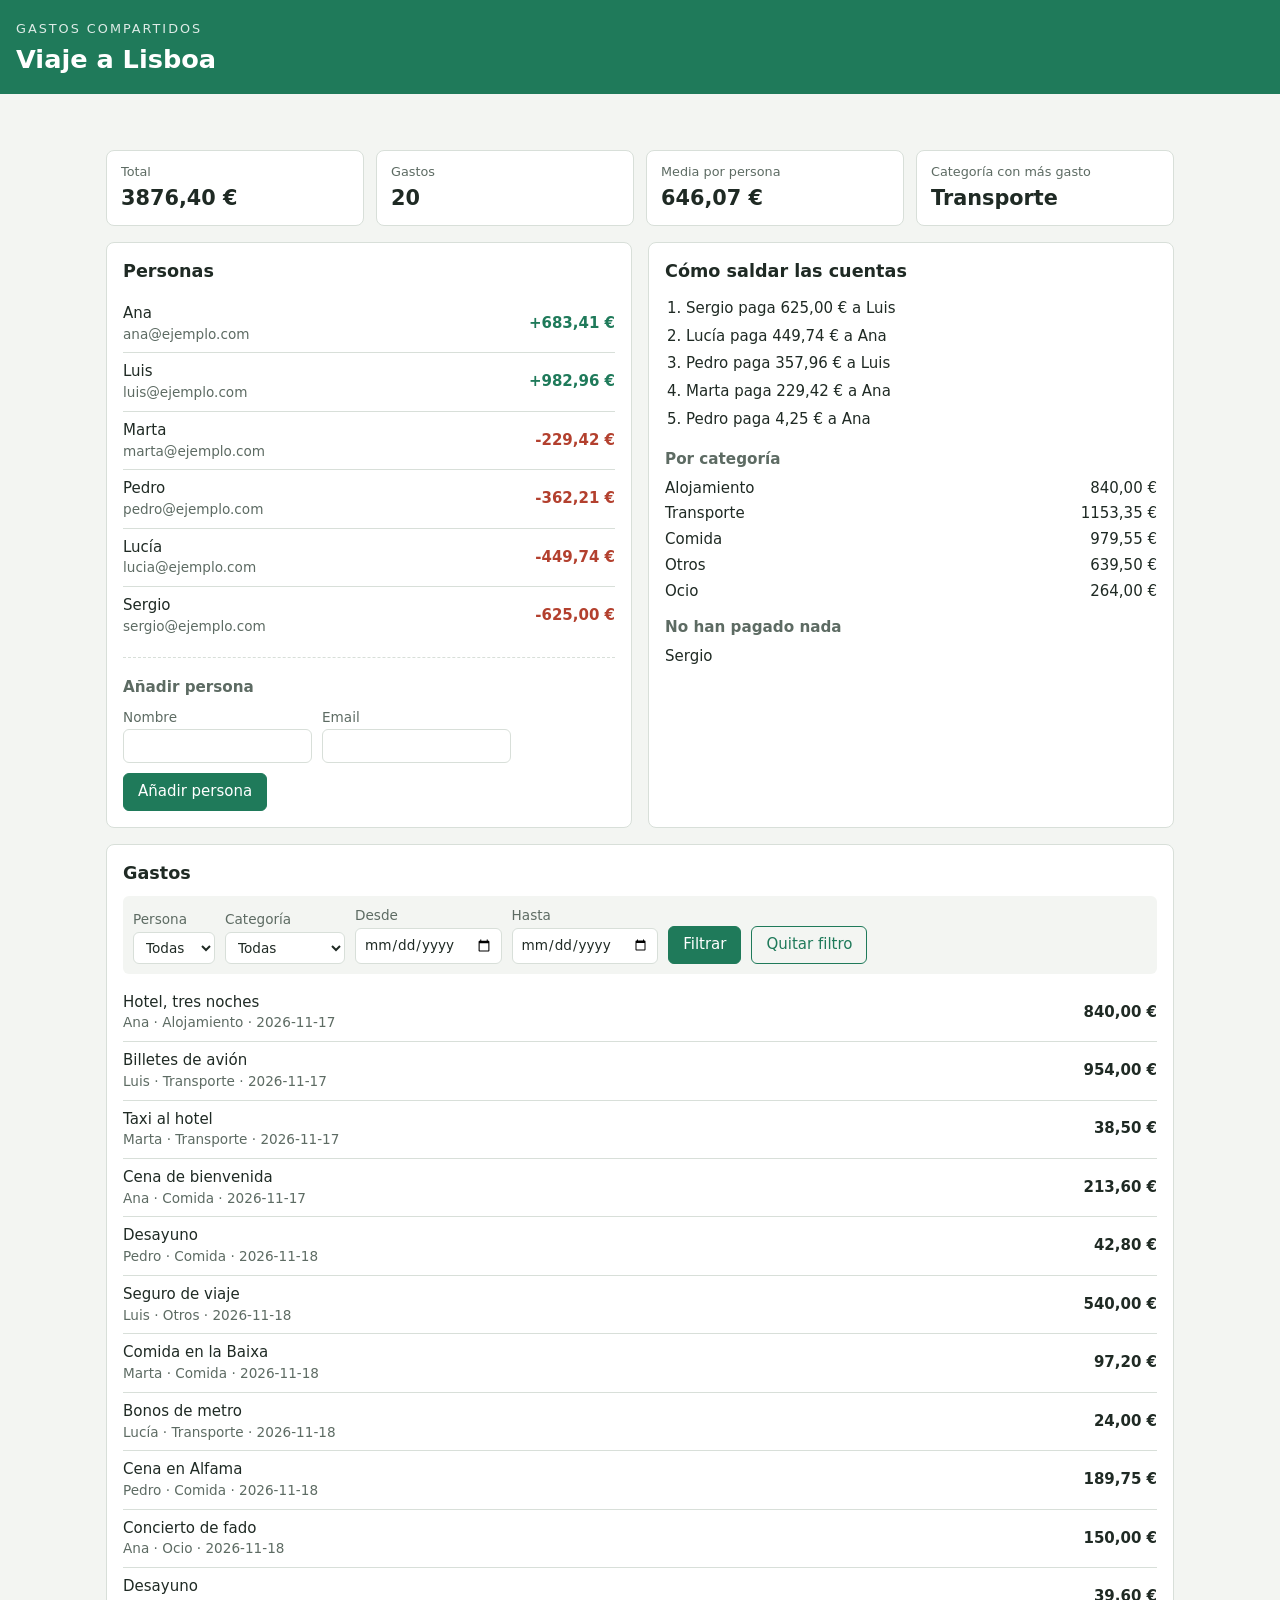
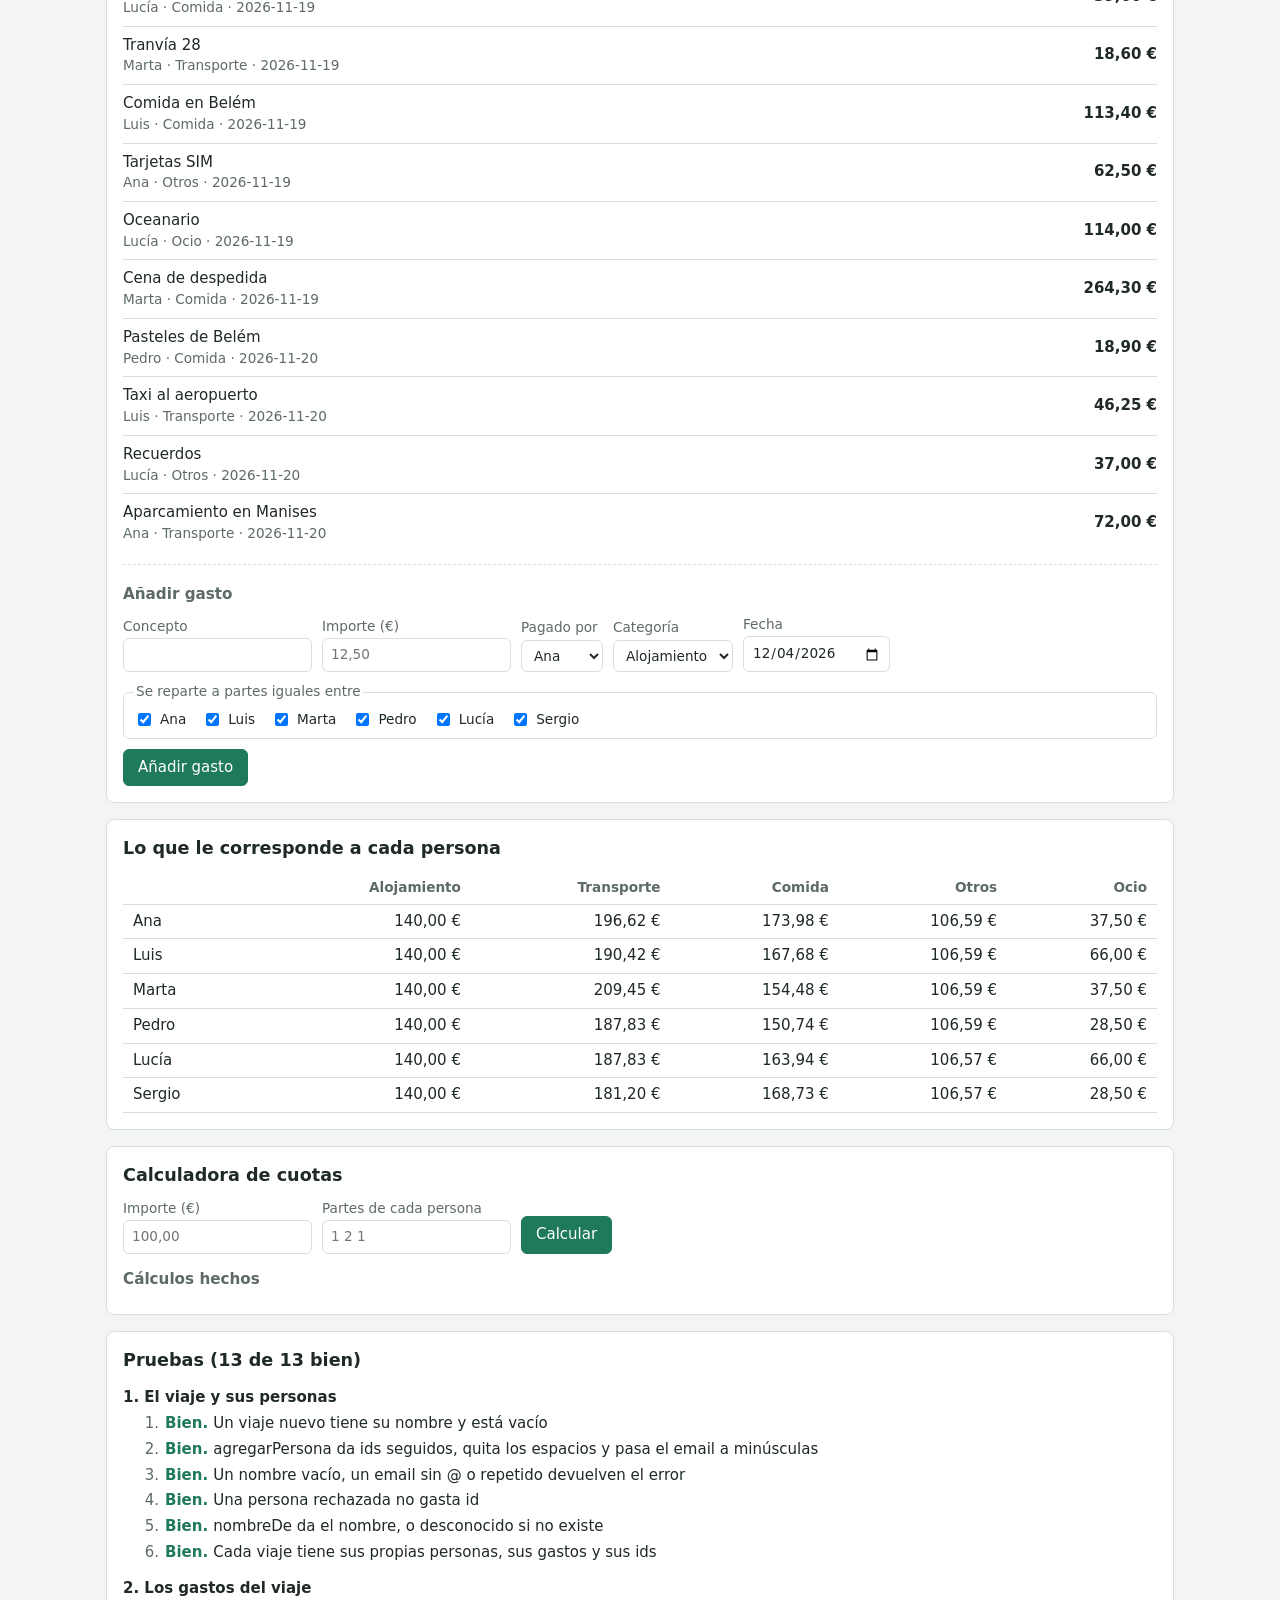
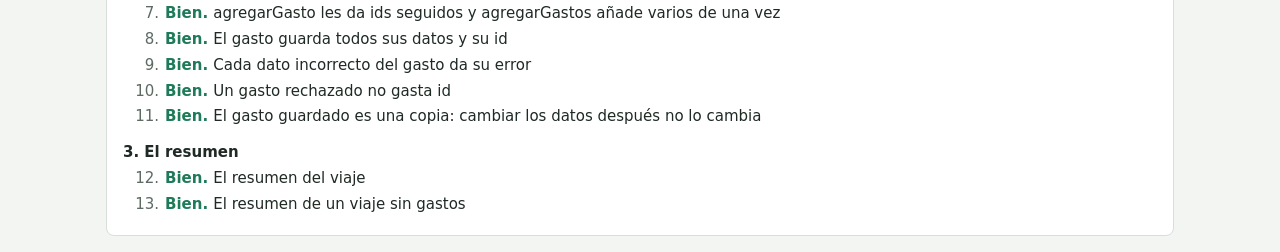
<file: gastos_act3-main/index.html>
<!DOCTYPE html>
<html lang="es">
<head>
    <meta charset="UTF-8">
    <meta name="viewport" content="width=device-width, initial-scale=1">
    <title>Gastos compartidos</title>
    <link rel="stylesheet" href="estilos.css">
</head>
<body>
    <header class="cabecera">
        <p class="marca">Gastos compartidos</p>
        <h1 id="nombre-grupo">Grupo</h1>
    </header>

    <main>
        <p id="mensaje" class="mensaje" role="status"></p>

        <section aria-labelledby="titulo-resumen">
            <h2 id="titulo-resumen" class="oculto">Resumen</h2>
            <dl id="resumen" class="resumen"></dl>
        </section>

        <div class="columnas">
            <section class="panel" aria-labelledby="titulo-personas">
                <h2 id="titulo-personas">Personas</h2>
                <ul id="personas" class="lista"></ul>
                <form id="form-persona" class="formulario">
                    <h3>Añadir persona</h3>
                    <label>Nombre <input name="nombre" autocomplete="off"></label>
                    <label>Email <input name="email" autocomplete="off"></label>
                    <button type="submit">Añadir persona</button>
                </form>
            </section>

            <section class="panel" aria-labelledby="titulo-liquidacion">
                <h2 id="titulo-liquidacion">Cómo saldar las cuentas</h2>
                <ol id="liquidacion" class="liquidacion"></ol>
                <h3>Por categoría</h3>
                <dl id="por-categoria" class="por-categoria"></dl>
                <h3>No han pagado nada</h3>
                <p id="sin-pagar" class="sin-pagar"></p>
            </section>
        </div>

        <section class="panel" aria-labelledby="titulo-gastos">
            <h2 id="titulo-gastos">Gastos</h2>
            <form id="form-filtro" class="filtro">
                <label>Persona
                    <select name="persona"><option value="">Todas</option></select>
                </label>
                <label>Categoría
                    <select name="categoria"><option value="">Todas</option></select>
                </label>
                <label>Desde <input type="date" name="desde"></label>
                <label>Hasta <input type="date" name="hasta"></label>
                <button type="submit">Filtrar</button>
                <button type="button" id="quitar-filtro" class="secundario">
                    Quitar filtro
                </button>
            </form>
            <ul id="gastos" class="lista"></ul>

            <form id="form-gasto" class="formulario formulario-gasto">
                <h3>Añadir gasto</h3>
                <label>Concepto <input name="concepto" autocomplete="off"></label>
                <label>Importe (€)
                    <input name="importe" placeholder="12,50"
                           inputmode="decimal" autocomplete="off">
                </label>
                <label>Pagado por <select name="pagador"></select></label>
                <label>Categoría <select name="categoria"></select></label>
                <label>Fecha <input type="date" name="fecha"></label>
                <fieldset>
                    <legend>Se reparte a partes iguales entre</legend>
                    <div id="participantes" class="participantes"></div>
                </fieldset>
                <button type="submit">Añadir gasto</button>
            </form>
        </section>

        <section class="panel" aria-labelledby="titulo-tabla">
            <h2 id="titulo-tabla">Lo que le corresponde a cada persona</h2>
            <div class="tabla-contenedor">
                <table id="tabla"></table>
            </div>
        </section>

        <section class="panel" aria-labelledby="titulo-calculadora">
            <h2 id="titulo-calculadora">Calculadora de cuotas</h2>
            <form id="form-calculo" class="formulario calculo">
                <label>Importe (€)
                    <input name="importe" placeholder="100,00"
                           inputmode="decimal" autocomplete="off">
                </label>
                <label>Partes de cada persona
                    <input name="partes" placeholder="1 2 1" autocomplete="off">
                </label>
                <button type="submit">Calcular</button>
            </form>
            <ol id="cuotas" class="liquidacion cuotas"></ol>
            <p id="suma-cuotas" class="suma"></p>
            <h3>Cálculos hechos</h3>
            <ul id="historial" class="historial"></ul>
        </section>

        <section class="pruebas" aria-labelledby="titulo-pruebas">
            <h2 id="titulo-pruebas">Pruebas <span id="resumen-pruebas"></span></h2>
            <ol id="lista-pruebas"></ol>
        </section>
    </main>

    <script src="interfaz.js"></script>
    <script src="datos.js"></script>
    <script src="utilidades.js"></script>
    <script src="cuentas.js"></script>
    <script src="liquidacion.js"></script>
    <script src="viaje.js"></script>
    <script src="pruebas.js"></script>
    <script src="vista.js"></script>
    <script src="app.js"></script>
</body>
</html>
</file>
<file: gastos_act3-main/estilos.css>
:root {
    --fondo: #f3f5f2;
    --panel: #ffffff;
    --texto: #1f2a24;
    --suave: #5d6b63;
    --borde: #d8dfd9;
    --acento: #1f7a5a;
    --acento-claro: #e3f2ec;
    --positivo: #1f7a5a;
    --negativo: #b3402e;
    --error-fondo: #fbe9e6;
}

* {
    box-sizing: border-box;
}

body {
    margin: 0;
    background: var(--fondo);
    color: var(--texto);
    font-family: system-ui, -apple-system, "Segoe UI", sans-serif;
    font-size: 15px;
    line-height: 1.45;
}

.cabecera {
    padding: 20px 16px 16px;
    background: var(--acento);
    color: #fff;
}

.cabecera .marca {
    margin: 0;
    font-size: 0.8rem;
    letter-spacing: 2px;
    text-transform: uppercase;
    opacity: 0.85;
}

.cabecera h1 {
    margin: 2px 0 0;
    font-size: 1.6rem;
}

main {
    display: grid;
    gap: 16px;
    grid-template-columns: minmax(0, 1fr);
    max-width: 1100px;
    margin: 0 auto;
    padding: 16px;
}

h2 {
    margin: 0 0 10px;
    font-size: 1.1rem;
}

h3 {
    margin: 14px 0 8px;
    font-size: 0.95rem;
    color: var(--suave);
}

.oculto {
    position: absolute;
    width: 1px;
    height: 1px;
    overflow: hidden;
    clip: rect(0 0 0 0);
}

.mensaje {
    min-height: 1.6em;
    margin: 0;
    padding: 0;
    font-weight: 600;
}

.mensaje.ok {
    padding: 8px 12px;
    border-radius: 6px;
    background: var(--acento-claro);
    color: var(--acento);
}

.mensaje.error {
    padding: 8px 12px;
    border-radius: 6px;
    background: var(--error-fondo);
    color: var(--negativo);
}

/* Resumen en tarjetas */
.resumen {
    display: grid;
    grid-template-columns: repeat(auto-fit, minmax(min(160px, 100%), 1fr));
    gap: 12px;
    margin: 0;
}

.resumen div {
    padding: 12px 14px;
    border: 1px solid var(--borde);
    border-radius: 8px;
    background: var(--panel);
}

.resumen dt {
    font-size: 0.8rem;
    color: var(--suave);
}

.resumen dd {
    margin: 2px 0 0;
    font-size: 1.3rem;
    font-weight: 700;
    font-variant-numeric: tabular-nums;
}

.columnas {
    display: grid;
    grid-template-columns: repeat(auto-fit, minmax(min(320px, 100%), 1fr));
    gap: 16px;
}

.panel {
    padding: 16px;
    border: 1px solid var(--borde);
    border-radius: 8px;
    background: var(--panel);
}

/* Listas de personas y de gastos */
.lista {
    margin: 0;
    padding: 0;
    list-style: none;
}

.lista li {
    display: flex;
    align-items: center;
    gap: 12px;
    padding: 8px 0;
    border-bottom: 1px solid var(--borde);
}

.lista li:last-child {
    border-bottom: none;
}

.lista .texto {
    flex: 1;
    min-width: 0;
}

.lista .detalle {
    display: block;
    font-size: 0.85rem;
    color: var(--suave);
    overflow-wrap: anywhere;
}

.lista .cantidad {
    font-weight: 700;
    font-variant-numeric: tabular-nums;
    white-space: nowrap;
}

.cantidad.positivo {
    color: var(--positivo);
}

.cantidad.negativo {
    color: var(--negativo);
}

.lista .vacia {
    color: var(--suave);
}

.liquidacion {
    margin: 0;
    padding-left: 1.4em;
}

.liquidacion li {
    padding: 3px 0;
}

.por-categoria {
    display: grid;
    grid-template-columns: 1fr auto;
    gap: 4px 12px;
    margin: 0;
    font-variant-numeric: tabular-nums;
}

.por-categoria dd {
    margin: 0;
    text-align: right;
}

/* Formularios */
.formulario,
.filtro {
    display: flex;
    flex-wrap: wrap;
    align-items: flex-end;
    gap: 10px;
}

.formulario {
    margin-top: 12px;
    padding-top: 4px;
    border-top: 1px dashed var(--borde);
}

.formulario h3 {
    flex-basis: 100%;
    margin-bottom: 0;
}

.filtro {
    margin-bottom: 10px;
    padding: 10px;
    border-radius: 6px;
    background: var(--fondo);
}

label {
    display: flex;
    flex-direction: column;
    gap: 2px;
    font-size: 0.85rem;
    color: var(--suave);
}

input,
select,
button {
    font: inherit;
}

input,
select {
    min-width: 0;
    padding: 6px 8px;
    border: 1px solid var(--borde);
    border-radius: 6px;
    background: #fff;
    color: var(--texto);
}

fieldset {
    flex-basis: 100%;
    margin: 0;
    padding: 8px 10px;
    border: 1px solid var(--borde);
    border-radius: 6px;
}

legend {
    font-size: 0.85rem;
    color: var(--suave);
}

.participantes {
    display: flex;
    flex-wrap: wrap;
    gap: 8px 16px;
}

.participantes label {
    flex-direction: row;
    align-items: center;
    gap: 6px;
    color: var(--texto);
}

.participantes input[type="number"] {
    width: 4em;
}

button {
    padding: 7px 14px;
    border: 1px solid var(--acento);
    border-radius: 6px;
    background: var(--acento);
    color: #fff;
    cursor: pointer;
}

button:hover,
button:focus-visible {
    filter: brightness(1.1);
}

button.secundario,
.lista button {
    background: transparent;
    color: var(--acento);
}

.lista button {
    padding: 3px 10px;
    font-size: 0.85rem;
}

:focus-visible {
    outline: 2px solid var(--acento);
    outline-offset: 2px;
}

/* Tabla por categorías */
.tabla-contenedor {
    overflow-x: auto;
}

table {
    width: 100%;
    border-collapse: collapse;
    font-variant-numeric: tabular-nums;
}

th,
td {
    padding: 6px 10px;
    border-bottom: 1px solid var(--borde);
    text-align: right;
    white-space: nowrap;
}

th:first-child,
td:first-child {
    text-align: left;
}

thead th {
    font-size: 0.85rem;
    color: var(--suave);
}

/* Pruebas */
.pruebas {
    padding: 16px;
    border-radius: 8px;
    background: #fff;
    border: 1px solid var(--borde);
}

.pruebas ol {
    margin: 0;
    padding: 0;
    list-style: none;
    counter-reset: prueba;
}

.pruebas li {
    margin: 4px 0;
    padding-left: 2.4em;
    text-indent: -2.4em;
}

.pruebas li:not(.grupo)::before {
    counter-increment: prueba;
    content: counter(prueba) ".";
    display: inline-block;
    width: 2.4em;
    padding-right: 0.4em;
    text-indent: 0;
    text-align: right;
    color: var(--suave);
}

.pruebas li.grupo {
    margin: 14px 0 4px;
    padding-left: 0;
    text-indent: 0;
    font-weight: 700;
}

.pruebas .estado {
    font-weight: 700;
}

.pruebas li.bien .estado {
    color: var(--positivo);
}

.pruebas li.mal .estado {
    color: var(--negativo);
}

.pruebas pre {
    margin: 4px 0;
    padding: 6px 8px;
    border-radius: 4px;
    background: var(--fondo);
    white-space: pre-wrap;
    overflow-wrap: anywhere;
    font-size: 0.8rem;
    text-indent: 0;
}

/* Calculadora y personas sin pagar */
.formulario.calculo {
    margin-top: 0;
    padding-top: 0;
    border-top: none;
}

.cuotas {
    margin-top: 12px;
}

.historial {
    margin: 0;
    padding: 0;
    list-style: none;
}

.historial li {
    padding: 2px 0;
}

.suma {
    margin: 6px 0 0;
    font-weight: 600;
    font-variant-numeric: tabular-nums;
}

.sin-pagar {
    margin: 0;
}
</file>
